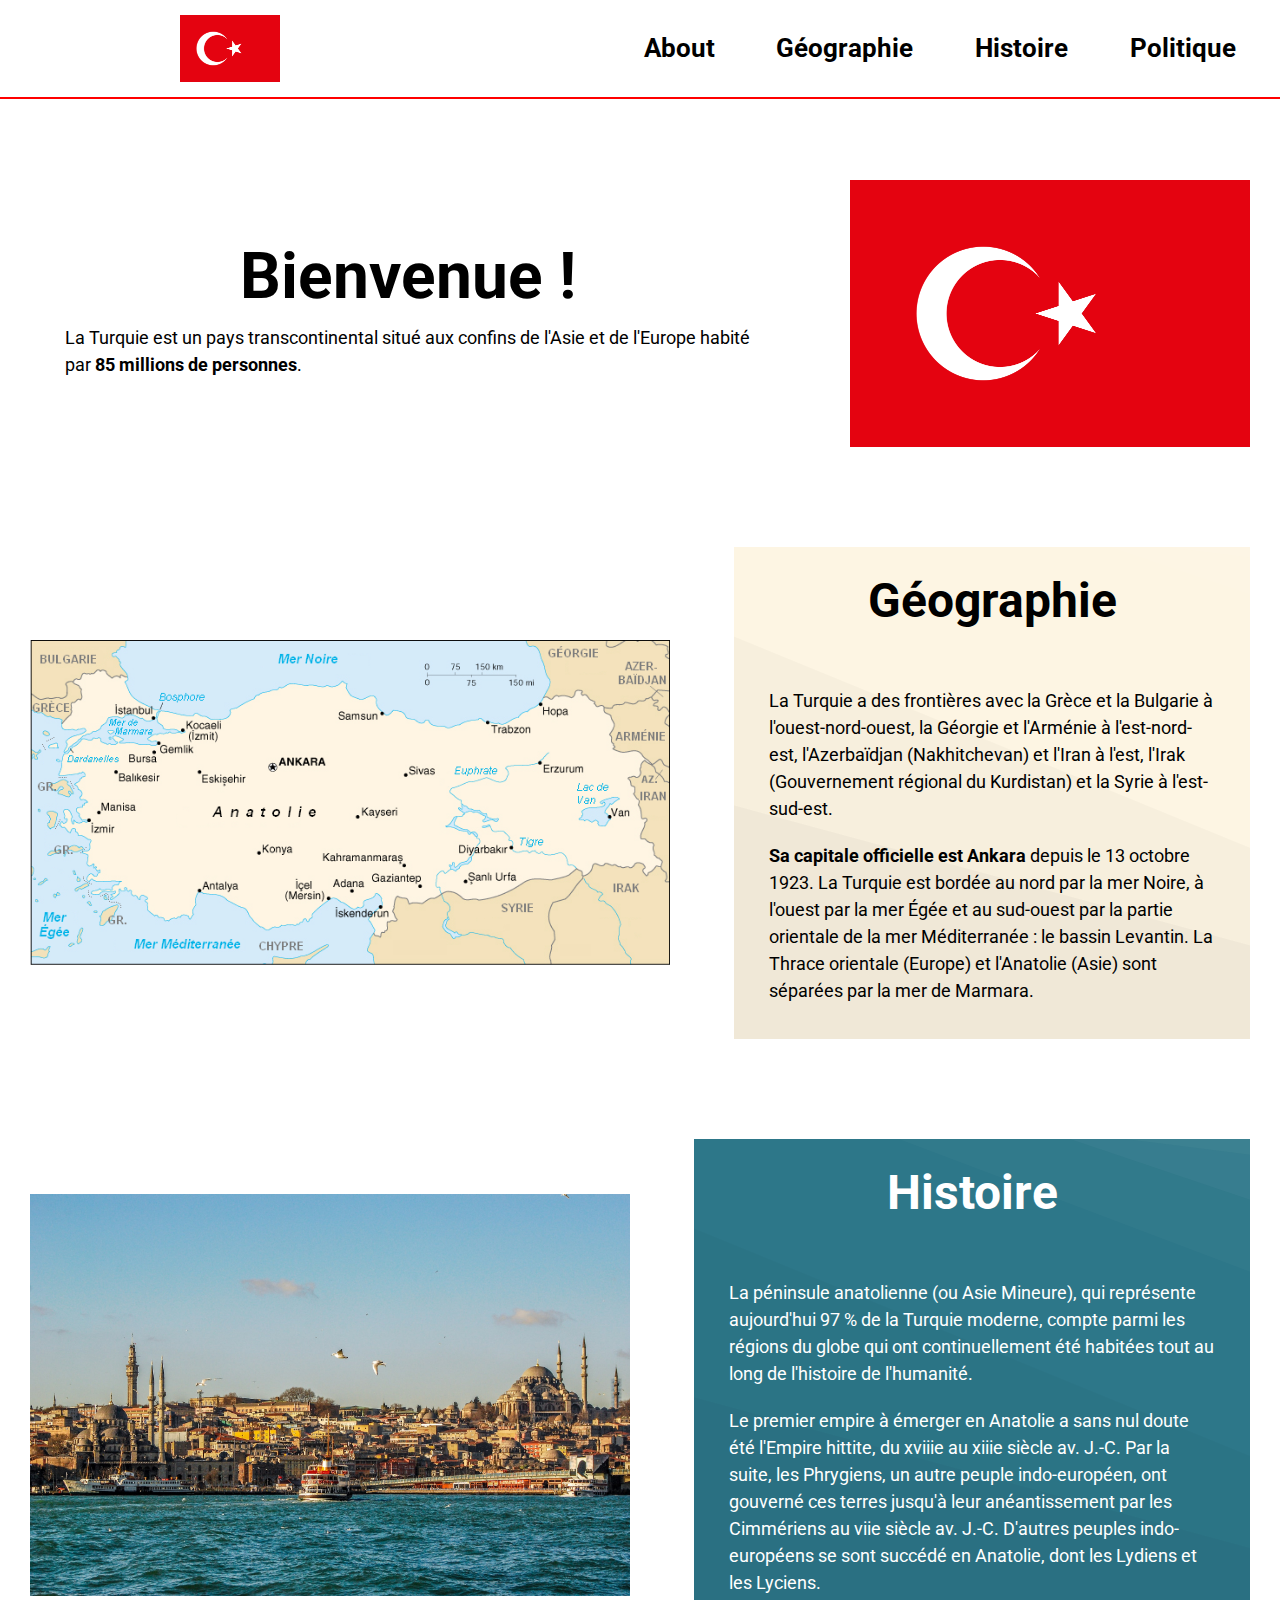
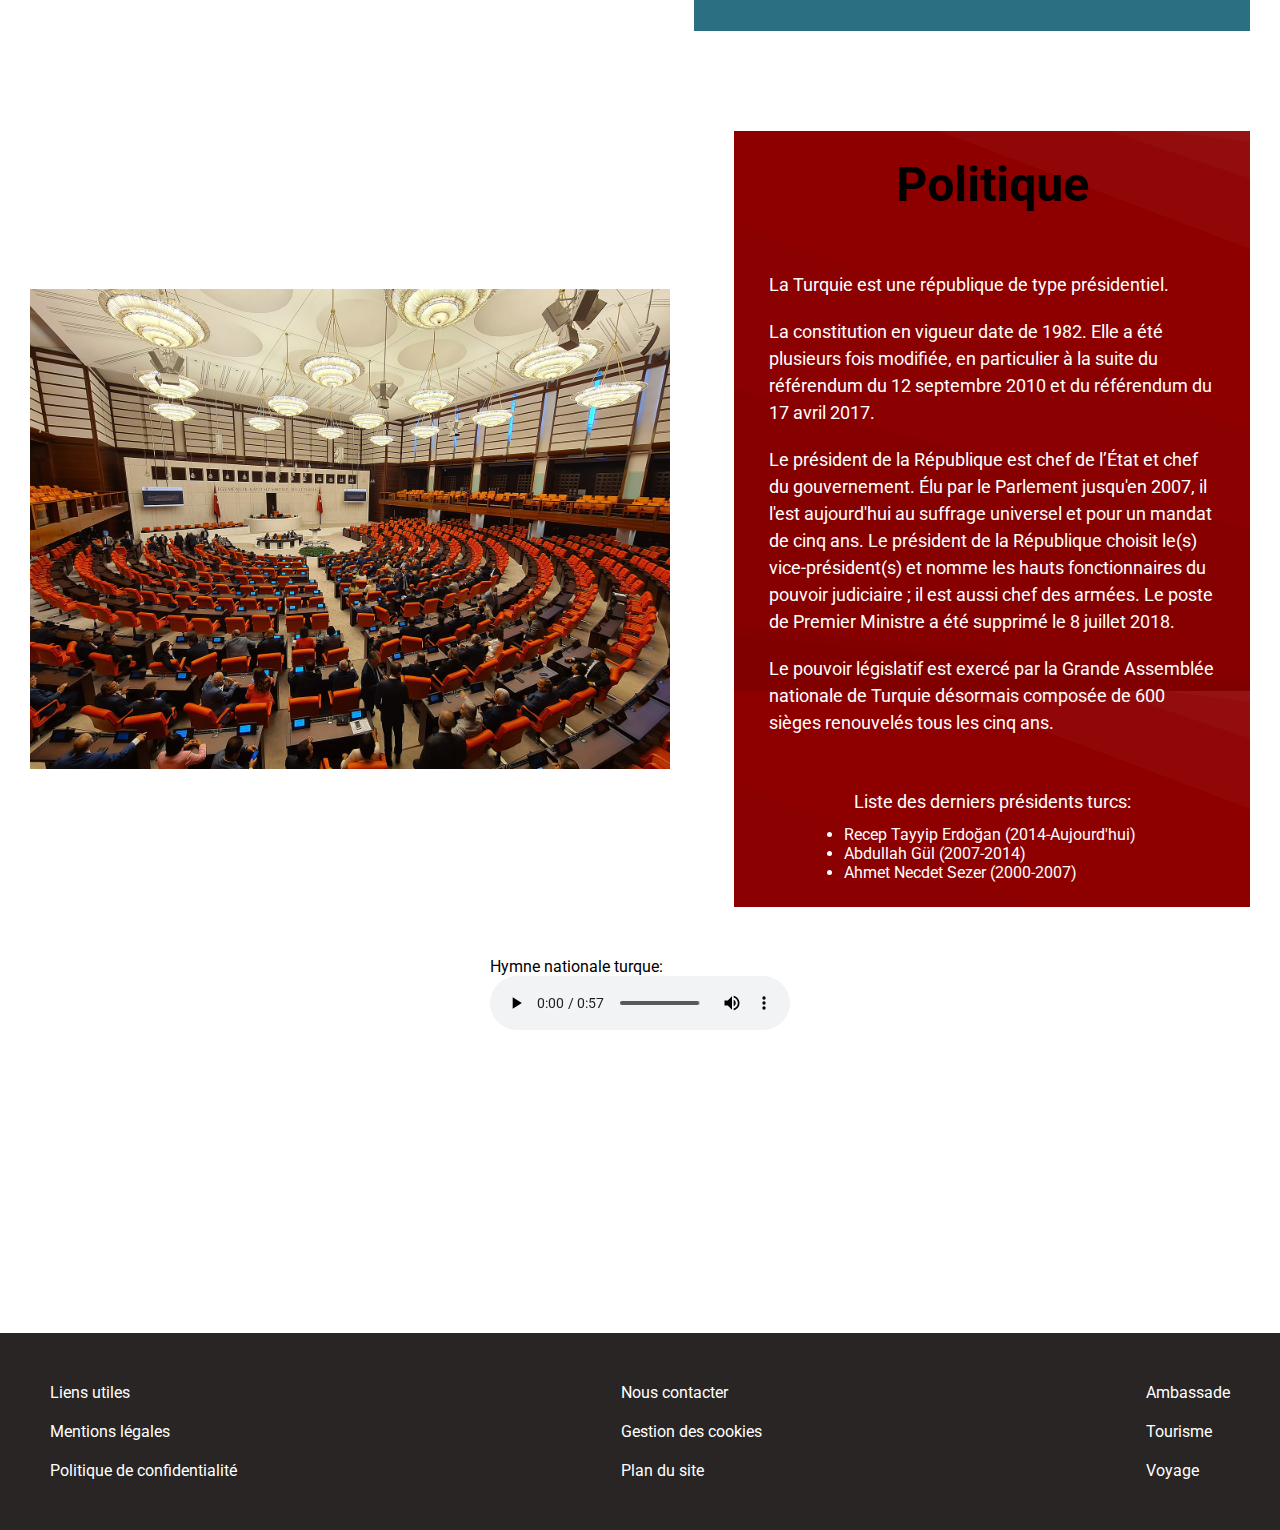
<file: index.html>
<!DOCTYPE html>
<html lang="fr">
  <head>
    <meta charset="UTF-8" />
    <meta http-equiv="X-UA-Compatible" content="IE=edge" />
    <meta name="viewport" content="width=device-width, initial-scale=1.0" />
    <title>Présentation pays</title>
    <link rel="stylesheet" href="style.css" />
    <link rel="preconnect" href="https://fonts.googleapis.com" />
    <link rel="preconnect" href="https://fonts.gstatic.com" crossorigin />
    <link
      href="https://fonts.googleapis.com/css2?family=Roboto:ital,wght@0,100;0,300;0,400;0,500;0,700;0,900;1,100;1,300;1,400;1,500;1,700;1,900&display=swap"
      rel="stylesheet"
    />
    <script src="script.js" defer></script>
  </head>
  <body>
    <header class="navbar">
      <div class="navbar-left">
        <img
          class="drapeau"
          src="./assets/Flag-Turkey.svg.png"
          alt="Drapeau de la Turquie"
        />
        <p class="turquie-title">Turquie</p>
      </div>
      <div class="navbar-right">
        <p class="nav-about">About</p>
        <p class="nav-geo">Géographie</p>
        <p class="nav-histoire">Histoire</p>
        <p class="nav-politique">Politique</p>
      </div>
    </header>
    <main>
      <div class="presentation">
        <img
          class="drapeau-turquie"
          src="./assets/Flag-Turkey.svg.png"
          alt="Photo d'un lieu en Turquie"
          width="1000px"
        />
        <div class="presentation-text">
          <h1>Bienvenue !</h1>
          <p>
            La Turquie est un pays transcontinental situé aux confins de l'Asie
            et de l'Europe habité par <strong>85 millions de personnes</strong>.
          </p>
        </div>
      </div>
      <article>
        <div class="geo">
          <div class="geo-text">
            <h2>Géographie</h2>
            <div>
              <p>
                La Turquie a des frontières avec la Grèce et la Bulgarie à
                l'ouest-nord-ouest, la Géorgie et l'Arménie à l'est-nord-est,
                l'Azerbaïdjan (Nakhitchevan) et l'Iran à l'est, l'Irak
                (Gouvernement régional du Kurdistan) et la Syrie à
                l'est-sud-est.
              </p>
              <p>
                <strong>Sa capitale officielle est Ankara</strong> depuis le 13
                octobre 1923. La Turquie est bordée au nord par la mer Noire, à
                l'ouest par la mer Égée et au sud-ouest par la partie orientale
                de la mer Méditerranée : le bassin Levantin. La Thrace orientale
                (Europe) et l'Anatolie (Asie) sont séparées par la mer de
                Marmara.
              </p>
            </div>
          </div>

          <img
            class="turquie-map"
            src="./assets/Carte-Turquie.png"
            width="1000px"
            alt="La Turquie sur une carte"
          />
        </div>
        <div class="histoire">
          <div class="histoire-text">
            <h2>Histoire</h2>
            <div>
              <p>
                La péninsule anatolienne (ou Asie Mineure), qui représente
                aujourd'hui 97 % de la Turquie moderne, compte parmi les régions
                du globe qui ont continuellement été habitées tout au long de
                l'histoire de l'humanité.
              </p>
              <p>
                Le premier empire à émerger en Anatolie a sans nul doute été
                l'Empire hittite, du xviiie au xiiie siècle av. J.-C. Par la
                suite, les Phrygiens, un autre peuple indo-européen, ont
                gouverné ces terres jusqu'à leur anéantissement par les
                Cimmériens au viie siècle av. J.-C. D'autres peuples
                indo-européens se sont succédé en Anatolie, dont les Lydiens et
                les Lyciens.
              </p>
            </div>
          </div>
          <img
            class="turquie-img"
            src="./assets/Turquie.jpg"
            alt="Drapeau de la Turquie"
            width="600px"
          />
        </div>
        <div class="politique">
          <div class="politique-text">
            <h2>Politique</h2>
            <div>
              <p>La Turquie est une république de type présidentiel.</p>
              <p>
                La constitution en vigueur date de 1982. Elle a été plusieurs
                fois modifiée, en particulier à la suite du référendum du 12
                septembre 2010 et du référendum du 17 avril 2017.
              </p>
              <p>
                Le président de la République est chef de l’État et chef du
                gouvernement. Élu par le Parlement jusqu'en 2007, il l'est
                aujourd'hui au suffrage universel et pour un mandat de cinq ans.
                Le président de la République choisit le(s) vice-président(s) et
                nomme les hauts fonctionnaires du pouvoir judiciaire ; il est
                aussi chef des armées. Le poste de Premier Ministre a été
                supprimé le 8 juillet 2018.
              </p>
              <p>
                Le pouvoir législatif est exercé par la Grande Assemblée
                nationale de Turquie désormais composée de 600 sièges renouvelés
                tous les cinq ans.
              </p>
            </div>
            <div class="president-list">
              <p>Liste des derniers présidents turcs:</p>
              <ul>
                <li>Recep Tayyip Erdoğan (2014-Aujourd'hui)</li>
                <li>Abdullah Gül (2007-2014)</li>
                <li>Ahmet Necdet Sezer (2000-2007)</li>
              </ul>
            </div>
          </div>
          <img
            class="politique-img"
            src="./assets/assemblee.jpeg"
            width="1000px"
            alt="La Turquie sur une carte"
          />
        </div>
      </article>
    </main>
    <section class="media">
      <figure>
        <figcaption>Hymne nationale turque:</figcaption>
        <audio controls src="./assets/IstiklalMarsi-2013_(version_2).oga">
          <a href="./assets/IstiklalMarsi-2013_(version_2).oga">
            Download audio
          </a>
        </audio>
      </figure>
      <div class="video">
        <iframe
          width="100%"
          height="100%"
          src="https://www.youtube.com/embed/2vqvBzb0xJY"
          title="YouTube video player"
          frameborder="0"
          allow="accelerometer; autoplay; clipboard-write; encrypted-media; gyroscope; picture-in-picture; web-share"
          allowfullscreen
        ></iframe>
      </div>
    </section>
    <footer>
      <div>
        <a href="./random.html" class="nav-link" target="_blank">
          Liens utiles
        </a>
        <a href="./random.html" class="nav-link" target="_blank">
          Mentions légales
        </a>
        <a href="./random.html" class="nav-link" target="_blank">
          Politique de confidentialité
        </a>
      </div>
      <div>
        <a href="./random.html" class="nav-link" target="_blank">
          Nous contacter
        </a>
        <a href="./random.html" class="nav-link" target="_blank">
          Gestion des cookies
        </a>
        <a href="./random.html" class="nav-link" target="_blank">
          Plan du site
        </a>
      </div>
      <div>
        <a class="nav-link" target="_blank" href="https://tr.ambafrance.org/"
          >Ambassade</a
        >
        <a class="nav-link" target="_blank" href="https://www.istanbul.fr/"
          >Tourisme</a
        >
        <a
          class="nav-link"
          target="_blank"
          href="https://www.turkishairlines.com/"
          >Voyage</a
        >
      </div>
    </footer>
  </body>
</html>
</file>
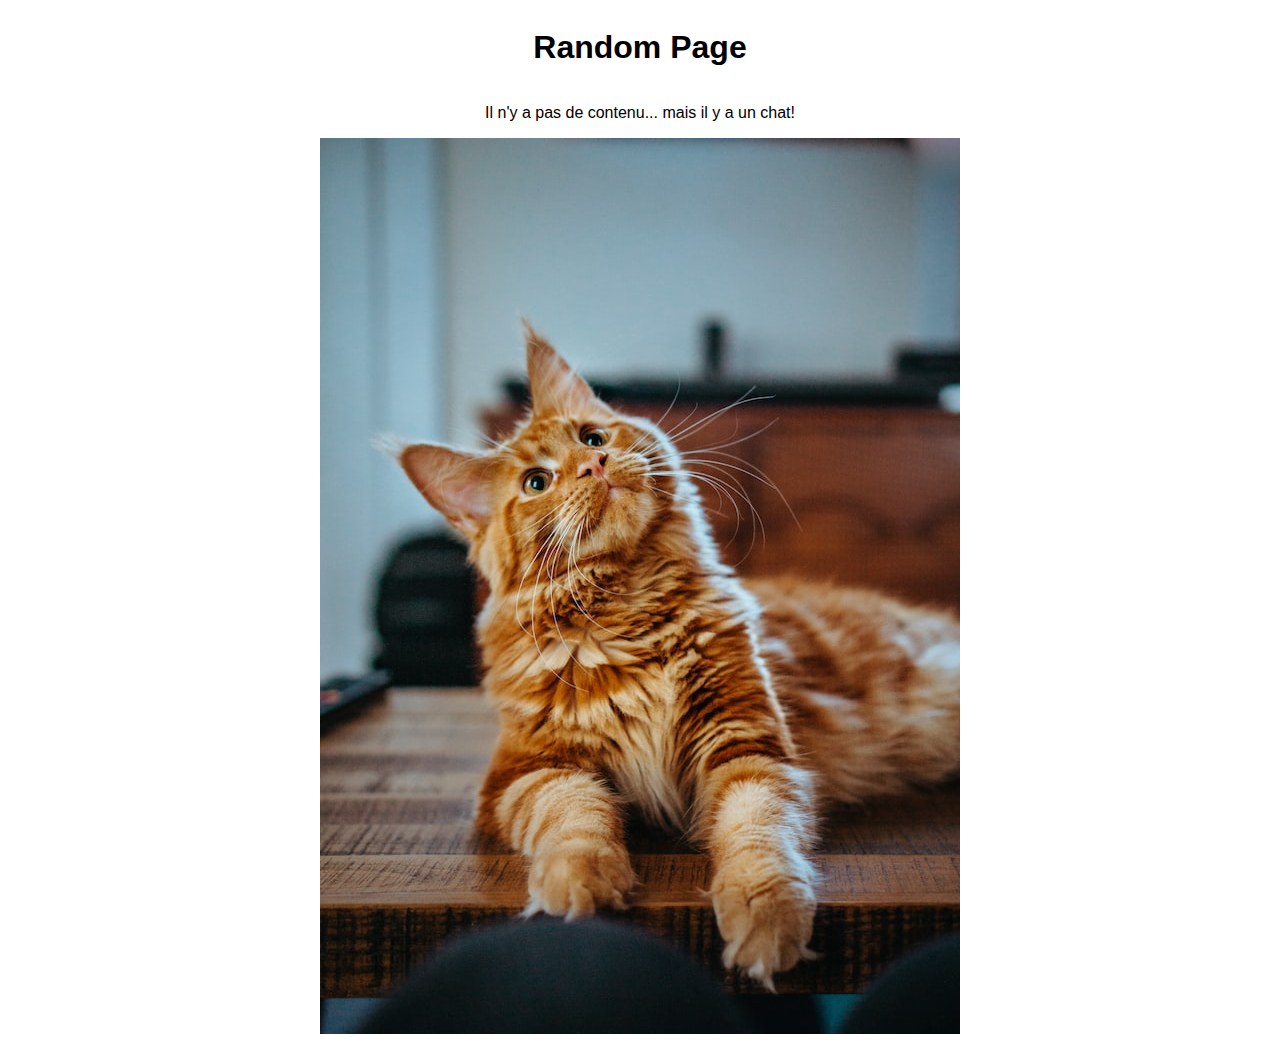
<file: random.html>
<!DOCTYPE html>
<html lang="en">
  <head>
    <meta charset="UTF-8" />
    <meta http-equiv="X-UA-Compatible" content="IE=edge" />
    <meta
      name="viewport"
      content="width=
  , initial-scale=1.0"
    />
    <title>Random Page</title>
  </head>
  <body
    style="
      display: flex;
      flex-direction: column;
      justify-content: center;
      align-items: center;
      font-family: 'Roboto', sans-serif;
    "
  >
    <h1>Random Page</h1>
    <p>Il n'y a pas de contenu... mais il y a un chat!</p>

    <img style="max-width: 50vw" src="./assets/cat.jpg" alt="Image d'un chat" />
  </body>
</html>
</file>
<file: style.css>
* {
  font-family: "Roboto", sans-serif;
  padding: 0;
  margin: 0;
  scroll-behavior: smooth;
}

a:link,
a:visited {
  text-decoration: none;
  color: white;
}

.navbar {
  /*height: 10vh;*/
  width: 100vw;
  border-bottom: solid 2px red;
  color: black;
  background-color: white;
  position: fixed;
  display: flex;
  justify-content: space-around;
  align-items: center;
  /* position: fixed;*/
  top: 0;
  gap: 25%;
}
.drapeau {
  width: 100px;
  height: auto;
  padding: 10px;
}

.navbar-left,
.navbar-right {
  display: flex;
  justify-content: space-around;
  align-items: center;
  max-width: 25vw;
  font-weight: bold;
  font-size: 1.5em;
  gap: 10%;
}

.navbar-right {
  padding-right: 5vw;
}

main {
  margin-top: 20vh;
}

.presentation,
.histoire,
.geo,
.politique {
  display: flex;
  align-items: center;
  justify-content: space-around;
  margin-left: 2.5vw;
  margin-right: 2.5vw;
  gap: 5vw;
  margin-bottom: 5em;
}
.presentation,
.geo,
.politique {
  flex-direction: row-reverse;
}

.drapeau-turquie {
  max-width: 30vw;
  height: auto;
}

.politique-img,
.turquie-map,
.turquie-img {
  max-width: 50vw;
}

h1 {
  font-size: 5em;
  color: black;
}

h2 {
  font-size: 3em;
  padding-bottom: 1em;
  color: #cffafe;
}

p {
  font-size: 1em;
}

.presentation-text {
  padding: 2em;
  max-width: 60vw;
}

.geo-text,
.histoire-text,
.politique-text {
  max-width: 40vw;
  padding: 5em;
}

.geo-text > h2 {
  color: black;
}
.geo-text {
  color: black;
  background-image: url("data:image/svg+xml,%3csvg xmlns='http://www.w3.org/2000/svg' version='1.1' xmlns:xlink='http://www.w3.org/1999/xlink' xmlns:svgjs='http://svgjs.com/svgjs' width='1440' height='560' preserveAspectRatio='none' viewBox='0 0 1440 560'%3e%3cg mask='url(%26quot%3b%23SvgjsMask2450%26quot%3b)' fill='none'%3e%3crect width='1440' height='560' x='0' y='0' fill='url(%23SvgjsLinearGradient2451)'%3e%3c/rect%3e%3cpath d='M1440 0L952.1700000000001 0L1440 118.22z' fill='rgba(255%2c 255%2c 255%2c .1)'%3e%3c/path%3e%3cpath d='M952.1700000000001 0L1440 118.22L1440 127.18L431.08000000000004 0z' fill='rgba(255%2c 255%2c 255%2c .075)'%3e%3c/path%3e%3cpath d='M431.0799999999999 0L1440 127.18L1440 359.53L375.86999999999995 0z' fill='rgba(255%2c 255%2c 255%2c .05)'%3e%3c/path%3e%3cpath d='M375.8699999999999 0L1440 359.53L1440 466.59L204.7699999999999 0z' fill='rgba(255%2c 255%2c 255%2c .025)'%3e%3c/path%3e%3cpath d='M0 560L605.43 560L0 505.08z' fill='rgba(0%2c 0%2c 0%2c .1)'%3e%3c/path%3e%3cpath d='M0 505.08L605.43 560L607.8399999999999 560L0 494.28z' fill='rgba(0%2c 0%2c 0%2c .075)'%3e%3c/path%3e%3cpath d='M0 494.28L607.8399999999999 560L1113.29 560L0 258.33z' fill='rgba(0%2c 0%2c 0%2c .05)'%3e%3c/path%3e%3cpath d='M0 258.33000000000004L1113.29 560L1149.3799999999999 560L0 89.44000000000005z' fill='rgba(0%2c 0%2c 0%2c .025)'%3e%3c/path%3e%3c/g%3e%3cdefs%3e%3cmask id='SvgjsMask2450'%3e%3crect width='1440' height='560' fill='white'%3e%3c/rect%3e%3c/mask%3e%3clinearGradient x1='15.28%25' y1='-39.29%25' x2='84.72%25' y2='139.29%25' gradientUnits='userSpaceOnUse' id='SvgjsLinearGradient2451'%3e%3cstop stop-color='rgba(253%2c 245%2c 227%2c 1)' offset='1'%3e%3c/stop%3e%3cstop stop-color='rgba(14%2c 42%2c 71%2c 1)' offset='1'%3e%3c/stop%3e%3c/linearGradient%3e%3c/defs%3e%3c/svg%3e");
}
.politique-text > h2 {
  color: black;
}
.president-list {
  margin-top: 2rem;
}
.politique-text {
  color: white;
  background-image: url("data:image/svg+xml,%3csvg xmlns='http://www.w3.org/2000/svg' version='1.1' xmlns:xlink='http://www.w3.org/1999/xlink' xmlns:svgjs='http://svgjs.com/svgjs' width='1440' height='560' preserveAspectRatio='none' viewBox='0 0 1440 560'%3e%3cg mask='url(%26quot%3b%23SvgjsMask1612%26quot%3b)' fill='none'%3e%3crect width='1440' height='560' x='0' y='0' fill='url(%23SvgjsLinearGradient1613)'%3e%3c/rect%3e%3cpath d='M1440 0L952.1700000000001 0L1440 118.22z' fill='rgba(255%2c 255%2c 255%2c .1)'%3e%3c/path%3e%3cpath d='M952.1700000000001 0L1440 118.22L1440 127.18L431.08000000000004 0z' fill='rgba(255%2c 255%2c 255%2c .075)'%3e%3c/path%3e%3cpath d='M431.0799999999999 0L1440 127.18L1440 359.53L375.86999999999995 0z' fill='rgba(255%2c 255%2c 255%2c .05)'%3e%3c/path%3e%3cpath d='M375.8699999999999 0L1440 359.53L1440 466.59L204.7699999999999 0z' fill='rgba(255%2c 255%2c 255%2c .025)'%3e%3c/path%3e%3cpath d='M0 560L605.43 560L0 505.08z' fill='rgba(0%2c 0%2c 0%2c .1)'%3e%3c/path%3e%3cpath d='M0 505.08L605.43 560L607.8399999999999 560L0 494.28z' fill='rgba(0%2c 0%2c 0%2c .075)'%3e%3c/path%3e%3cpath d='M0 494.28L607.8399999999999 560L1113.29 560L0 258.33z' fill='rgba(0%2c 0%2c 0%2c .05)'%3e%3c/path%3e%3cpath d='M0 258.33000000000004L1113.29 560L1149.3799999999999 560L0 89.44000000000005z' fill='rgba(0%2c 0%2c 0%2c .025)'%3e%3c/path%3e%3c/g%3e%3cdefs%3e%3cmask id='SvgjsMask1612'%3e%3crect width='1440' height='560' fill='white'%3e%3c/rect%3e%3c/mask%3e%3clinearGradient x1='15.28%25' y1='-39.29%25' x2='84.72%25' y2='139.29%25' gradientUnits='userSpaceOnUse' id='SvgjsLinearGradient1613'%3e%3cstop stop-color='rgba(142%2c 0%2c 0%2c 1)' offset='1'%3e%3c/stop%3e%3cstop stop-color='rgba(14%2c 42%2c 71%2c 1)' offset='1'%3e%3c/stop%3e%3c/linearGradient%3e%3c/defs%3e%3c/svg%3e");
}

.histoire-text > h2 {
  color: white;
}
.histoire-text {
  color: white;
  background-image: url("data:image/svg+xml,%3csvg xmlns='http://www.w3.org/2000/svg' version='1.1' xmlns:xlink='http://www.w3.org/1999/xlink' xmlns:svgjs='http://svgjs.com/svgjs' width='1440' height='560' preserveAspectRatio='none' viewBox='0 0 1440 560'%3e%3cg mask='url(%26quot%3b%23SvgjsMask2448%26quot%3b)' fill='none'%3e%3crect width='1440' height='560' x='0' y='0' fill='url(%23SvgjsLinearGradient2449)'%3e%3c/rect%3e%3cpath d='M1440 0L952.1700000000001 0L1440 118.22z' fill='rgba(255%2c 255%2c 255%2c .1)'%3e%3c/path%3e%3cpath d='M952.1700000000001 0L1440 118.22L1440 127.18L431.08000000000004 0z' fill='rgba(255%2c 255%2c 255%2c .075)'%3e%3c/path%3e%3cpath d='M431.0799999999999 0L1440 127.18L1440 359.53L375.86999999999995 0z' fill='rgba(255%2c 255%2c 255%2c .05)'%3e%3c/path%3e%3cpath d='M375.8699999999999 0L1440 359.53L1440 466.59L204.7699999999999 0z' fill='rgba(255%2c 255%2c 255%2c .025)'%3e%3c/path%3e%3cpath d='M0 560L605.43 560L0 505.08z' fill='rgba(0%2c 0%2c 0%2c .1)'%3e%3c/path%3e%3cpath d='M0 505.08L605.43 560L607.8399999999999 560L0 494.28z' fill='rgba(0%2c 0%2c 0%2c .075)'%3e%3c/path%3e%3cpath d='M0 494.28L607.8399999999999 560L1113.29 560L0 258.33z' fill='rgba(0%2c 0%2c 0%2c .05)'%3e%3c/path%3e%3cpath d='M0 258.33000000000004L1113.29 560L1149.3799999999999 560L0 89.44000000000005z' fill='rgba(0%2c 0%2c 0%2c .025)'%3e%3c/path%3e%3c/g%3e%3cdefs%3e%3cmask id='SvgjsMask2448'%3e%3crect width='1440' height='560' fill='white'%3e%3c/rect%3e%3c/mask%3e%3clinearGradient x1='15.28%25' y1='-39.29%25' x2='84.72%25' y2='139.29%25' gradientUnits='userSpaceOnUse' id='SvgjsLinearGradient2449'%3e%3cstop stop-color='rgba(45%2c 119%2c 137%2c 1)' offset='1'%3e%3c/stop%3e%3cstop stop-color='rgba(14%2c 42%2c 71%2c 1)' offset='1'%3e%3c/stop%3e%3c/linearGradient%3e%3c/defs%3e%3c/svg%3e");
}

.media {
  display: flex;
  flex-direction: column;
  align-items: center;
  gap: 5vh;
}

.video {
  width: auto;
  height: auto;
}

footer {
  display: flex;
  align-items: center;
  justify-content: space-around;
  margin-top: 10vh;
  padding: 5vh;
  background-color: #292524;
}

footer > div {
  display: flex;
  flex-direction: column;
  color: white;
  gap: 20px;
}

@media screen and (min-width: 0px) and (max-width: 320px) {
  body {
    max-width: 100vw;
  }

  .navbar-left,
  .navbar-right {
    display: flex;
    flex-direction: column;
    padding: 15px;
  }

  .navbar > * > * {
    font-size: 16px;
    padding: 5px;
  }

  .turquie-title {
    display: none;
  }

  h1 {
    font-size: 32px;
  }

  h2 {
    font-size: 28px;
  }

  p {
    font-size: 16px;
  }

  .presentation,
  .geo,
  .politique,
  .histoire {
    display: flex;
    flex-direction: column;
    align-items: center;
    margin: 0;
    margin-top: 100px;
  }

  .drapeau-turquie {
    width: 150px;
    height: auto;
  }

  .presentation-text,
  .geo-text,
  .politique-text,
  .histoire-text {
    display: flex;
    flex-direction: column;
    justify-content: center;
    align-items: center;
    padding: 0;
    margin: 0;
    max-width: 100vw;
    padding: 25px;
  }

  p {
    padding: 10px;
  }

  .turquie-map,
  .turquie-img,
  .politique-img {
    margin-top: 20px;
    width: 300px;
    max-width: 100vw;
  }

  .media {
    margin-top: 50px;
  }

  footer {
    margin-top: 100px;
    justify-content: space-between;
    gap: 10px;
    padding: 30px;
  }

  footer > div {
    font-size: 10px;
  }
}

@media screen and (min-width: 321px) and (max-width: 375px) {
  body {
    max-width: 100vw;
  }

  .navbar-left,
  .navbar-right {
    display: flex;
    flex-direction: column;
    padding: 15px;
  }

  .navbar > * > * {
    font-size: 16px;
    padding: 5px;
  }

  .turquie-title {
    display: none;
  }

  h1 {
    font-size: 38px;
  }

  h2 {
    font-size: 32px;
  }

  p {
    font-size: 18px;
  }

  .presentation,
  .geo,
  .politique,
  .histoire {
    display: flex;
    flex-direction: column;
    align-items: center;
    margin: 0;
    margin-top: 100px;
  }

  .drapeau-turquie {
    width: 150px;
    height: auto;
  }

  .presentation-text,
  .geo-text,
  .politique-text,
  .histoire-text {
    display: flex;
    flex-direction: column;
    justify-content: center;
    align-items: center;
    padding: 0;
    margin: 0;
    max-width: 100vw;
    padding: 25px;
  }

  p {
    padding: 10px;
  }

  .turquie-map,
  .turquie-img,
  .politique-img {
    margin-top: 20px;
    width: 300px;
    max-width: 100vw;
  }

  .media {
    margin-top: 50px;
  }

  footer {
    margin-top: 100px;
    justify-content: space-between;
    gap: 10px;
    padding: 30px;
  }

  footer > div {
    font-size: 14px;
  }
}

@media screen and (min-width: 376px) and (max-width: 670px) {
  body {
    max-width: 100vw;
  }

  .navbar-left,
  .navbar-right {
    display: flex;
    flex-direction: column;
    padding: 15px;
  }

  .navbar {
    justify-content: space-evenly;
    gap: 0;
  }
  .navbar > * > * {
    font-size: 16px;
    padding: 5px;
  }

  .turquie-title {
    display: none;
  }

  h1 {
    font-size: 38px;
  }

  h2 {
    font-size: 32px;
  }

  p {
    font-size: 18px;
  }

  .presentation,
  .geo,
  .politique,
  .histoire {
    display: flex;
    flex-direction: column;
    align-items: center;
    margin: 0;
    margin-top: 100px;
  }

  .drapeau-turquie {
    width: 150px;
    height: auto;
  }

  .presentation-text,
  .geo-text,
  .politique-text,
  .histoire-text {
    display: flex;
    flex-direction: column;
    justify-content: center;
    align-items: center;
    padding: 0;
    margin: 0;
    max-width: 100vw;
    padding: 25px;
  }

  p {
    padding: 10px;
  }

  .turquie-map,
  .turquie-img,
  .politique-img {
    margin-top: 20px;
    width: 400px;
    max-width: 100vw;
  }

  .media {
    margin-top: 50px;
  }

  footer {
    margin-top: 100px;
    justify-content: space-between;
    gap: 10px;
    padding: 30px;
  }

  footer > div {
    font-size: 14px;
  }
}

@media screen and (min-width: 671px) and (max-width: 1200px) {
  body {
    max-width: 100vw;
  }

  .navbar-left,
  .navbar-right {
    display: flex;
    flex-direction: row;
    padding: 15px;
    max-width: 50vw;
    padding: 5px;
    gap: 0;
  }

  .navbar {
    justify-content: space-between;
    gap: 0;
  }
  .navbar > * > * {
    font-size: 20px;
    padding: 5px;
  }

  .turquie-title {
    display: none;
  }

  h1 {
    font-size: 52px;
  }

  h2 {
    font-size: 32px;
  }

  p {
    font-size: 18px;
  }

  .presentation,
  .geo,
  .politique,
  .histoire {
    display: flex;
    flex-direction: column;
    align-items: center;
    margin: 0;
    margin-top: 100px;
  }

  .drapeau-turquie {
    width: 400px;
    height: auto;
    max-width: 100vw;
  }

  .presentation-text,
  .geo-text,
  .politique-text,
  .histoire-text {
    display: flex;
    flex-direction: column;
    justify-content: center;
    align-items: center;
    padding: 0;
    margin: 0;
    max-width: 100vw;
    padding: 25px;
  }

  p {
    padding: 10px;
  }

  .turquie-map,
  .turquie-img,
  .politique-img {
    margin-top: 20px;
    width: 60vw;
    max-width: 100vw;
  }

  .media {
    margin-top: 50px;
  }

  footer {
    margin-top: 100px;
    justify-content: space-between;
    gap: 10px;
    padding: 30px;
  }

  footer > div {
    font-size: 14px;
  }

  .video {
    width: 60vw;
  }
}

@media screen and (min-width: 1201px) and (max-width: 1439px) {
  body {
    max-width: 100vw;
  }

  .navbar-left,
  .navbar-right {
    display: flex;
    flex-direction: row;
    padding: 15px;
    max-width: 50vw;
    padding: 5px;
    gap: 10%;
  }

  .navbar {
    justify-content: space-around;
    gap: 0;
  }
  .navbar > * > * {
    font-size: 26px;
    padding-left: 5px;
  }

  .turquie-title {
    display: none;
  }

  h1 {
    font-size: 64px;
  }

  h2 {
    font-size: 48px;
  }

  p {
    font-size: 18px;
  }

  .presentation,
  .geo,
  .politique,
  .histoire {
    display: flex;
    flex-direction: row-reverse;
    align-items: center;
    margin: 0;
    margin-top: 100px;
    padding-left: 30px;
    padding-right: 30px;
  }

  .drapeau-turquie {
    width: 400px;
    height: auto;
    max-width: 50vw;
  }

  .presentation-text,
  .geo-text,
  .politique-text,
  .histoire-text {
    display: flex;
    flex-direction: column;
    justify-content: center;
    align-items: center;
    padding: 0;
    margin: 0;
    max-width: 100vw;
    padding: 25px;
  }

  p {
    padding: 10px;
    line-height: 1.5em;
  }

  .turquie-map,
  .turquie-img,
  .politique-img {
    margin-top: 20px;
    max-width: 50vw;
  }

  .media {
    margin-top: 50px;
  }

  footer {
    margin-top: 100px;
    justify-content: space-between;
    gap: 10px;
    padding: 50px;
  }

  footer > div {
    font-size: 16px;
  }

  .video {
    width: 60vw;
  }
}

@media screen and (min-width: 1440px) and (max-width: 1920px) {
  .video {
    width: 60vw;
  }
  .navbar-right > * {
    font-size: 30px;
  }
  p {
    font-size: 20px;
    line-height: 1.2em;
  }

  li {
    padding: 10px;
  }
}
</file>
